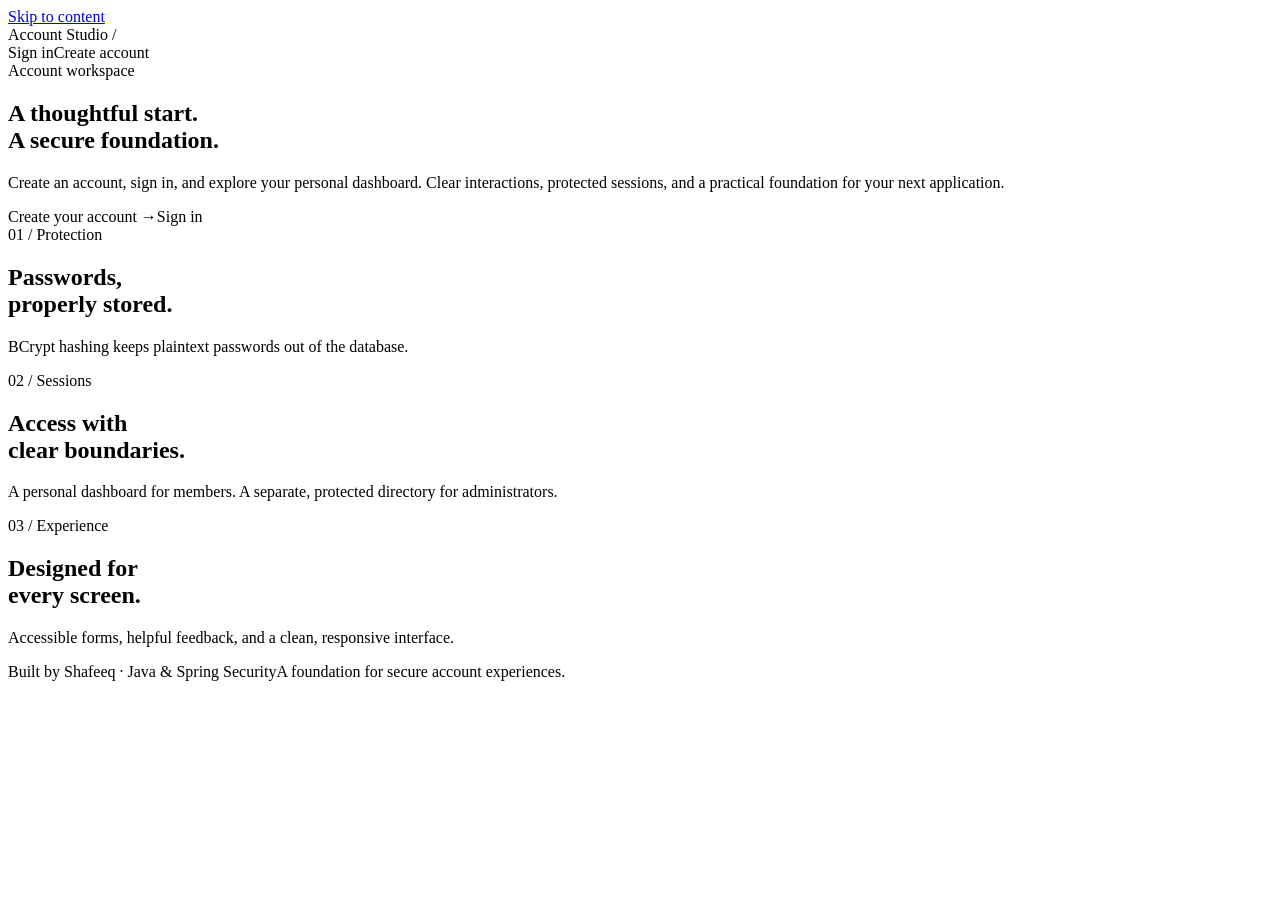
<file: src/main/resources/templates/index.html>
<!doctype html>
<html lang="en" xmlns:th="http://www.thymeleaf.org">
  <head>
    <meta charset="utf-8" />
    <meta name="viewport" content="width=device-width,initial-scale=1" />
    <title>Welcome · Account Studio</title>
    <link rel="stylesheet" th:href="@{/styles.css}" />
  </head>
  <body>
    <a class="skip" href="#main">Skip to content</a>
    <header>
      <nav class="wrap">
        <a class="brand" th:href="@{/}">Account Studio<span> /</span></a>
        <div class="links">
          <a th:href="@{/login}">Sign in</a><a th:href="@{/register}">Create account</a>
        </div>
      </nav>
    </header>
    <main id="main" class="wrap">
      <section class="hero">
        <span class="eyebrow">Account workspace</span>
        <h1>A thoughtful start.<br />A secure foundation.</h1>
        <p class="lead">
          Create an account, sign in, and explore your personal dashboard. Clear interactions,
          protected sessions, and a practical foundation for your next application.
        </p>
        <div class="actions">
          <a class="button" th:href="@{/register}">Create your account →</a
          ><a class="button secondary" th:href="@{/login}">Sign in</a>
        </div>
      </section>
      <section class="section grid three">
        <article class="card">
          <span class="eyebrow">01 / Protection</span>
          <h2>Passwords,<br />properly stored.</h2>
          <p class="muted">BCrypt hashing keeps plaintext passwords out of the database.</p>
        </article>
        <article class="card">
          <span class="eyebrow">02 / Sessions</span>
          <h2>Access with<br />clear boundaries.</h2>
          <p class="muted">
            A personal dashboard for members. A separate, protected directory for administrators.
          </p>
        </article>
        <article class="card">
          <span class="eyebrow">03 / Experience</span>
          <h2>Designed for<br />every screen.</h2>
          <p class="muted">
            Accessible forms, helpful feedback, and a clean, responsive interface.
          </p>
        </article>
      </section>
    </main>
    <footer>
      <div class="wrap">
        <span>Built by Shafeeq · Java & Spring Security</span
        ><span>A foundation for secure account experiences.</span>
      </div>
    </footer>
  </body>
</html>
</file>
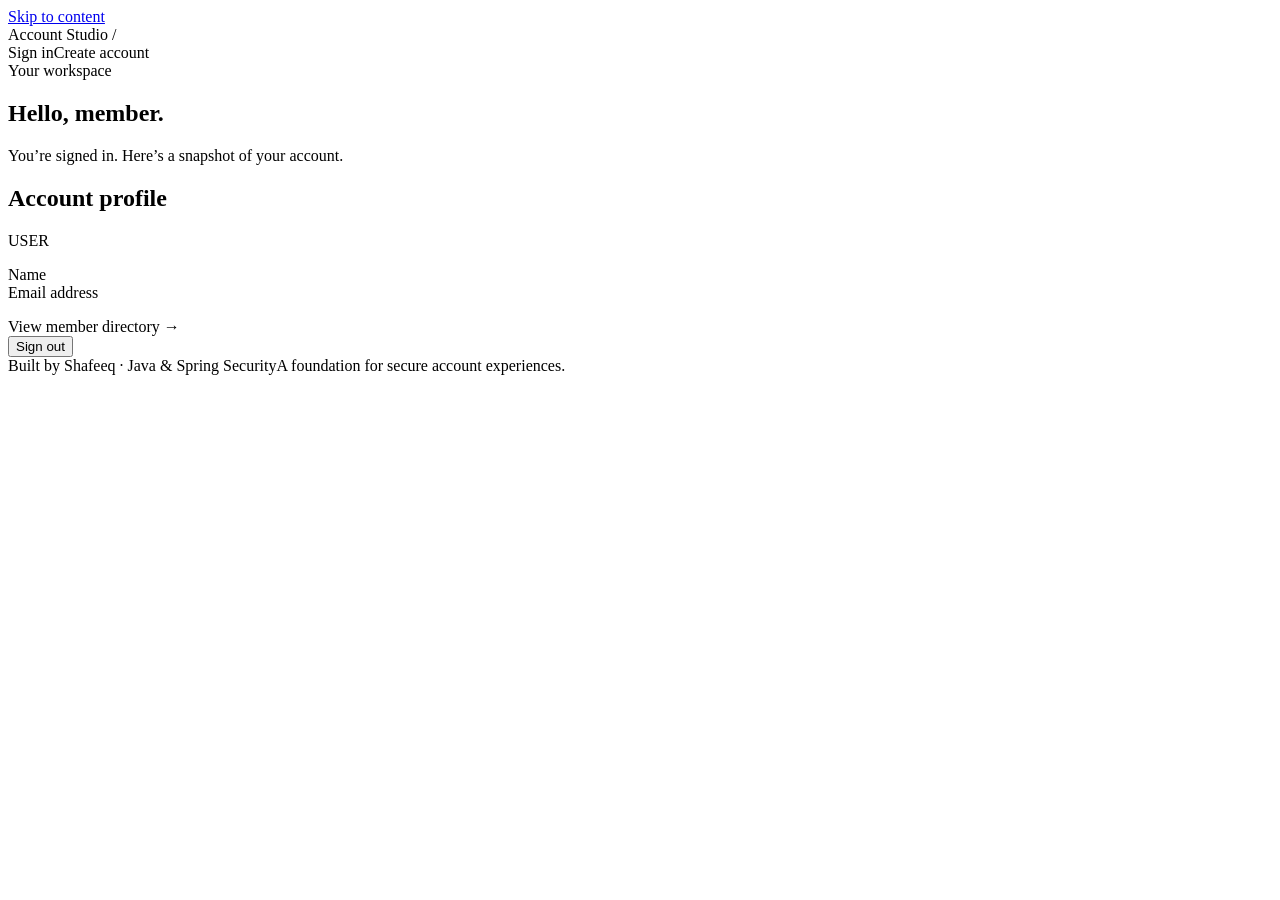
<file: src/main/resources/templates/dashboard.html>
<!doctype html>
<html lang="en" xmlns:th="http://www.thymeleaf.org">
  <head>
    <meta charset="utf-8" />
    <meta name="viewport" content="width=device-width,initial-scale=1" />
    <title>Your dashboard · Account Studio</title>
    <link rel="stylesheet" th:href="@{/styles.css}" />
  </head>
  <body>
    <a class="skip" href="#main">Skip to content</a>
    <header>
      <nav class="wrap">
        <a class="brand" th:href="@{/}">Account Studio<span> /</span></a>
        <div class="links">
          <a th:href="@{/login}">Sign in</a><a th:href="@{/register}">Create account</a>
        </div>
      </nav>
    </header>
    <main id="main" class="wrap">
      <section class="hero">
        <span class="eyebrow">Your workspace</span>
        <h1>Hello, <span th:text="${profile.firstName}">member</span>.</h1>
        <p class="lead">You’re signed in. Here’s a snapshot of your account.</p>
      </section>
      <section class="section card">
        <div class="section-title">
          <h2>Account profile</h2>
          <span class="badge" th:text="${profile.role}">USER</span>
        </div>
        <dl class="profile-grid">
          <div>
            <dt>Name</dt>
            <dd>
              <span th:text="${profile.firstName}"></span>
              <span th:text="${profile.lastName}"></span>
            </dd>
          </div>
          <div>
            <dt>Email address</dt>
            <dd th:text="${profile.email}"></dd>
          </div>
        </dl>
        <div class="actions">
          <a class="button secondary" th:if="${profile.role == 'ADMIN'}" th:href="@{/users}"
            >View member directory →</a
          >
          <form method="post" th:action="@{/logout}"><button type="submit">Sign out</button></form>
        </div>
      </section>
    </main>
    <footer>
      <div class="wrap">
        <span>Built by Shafeeq · Java & Spring Security</span
        ><span>A foundation for secure account experiences.</span>
      </div>
    </footer>
  </body>
</html>
</file>
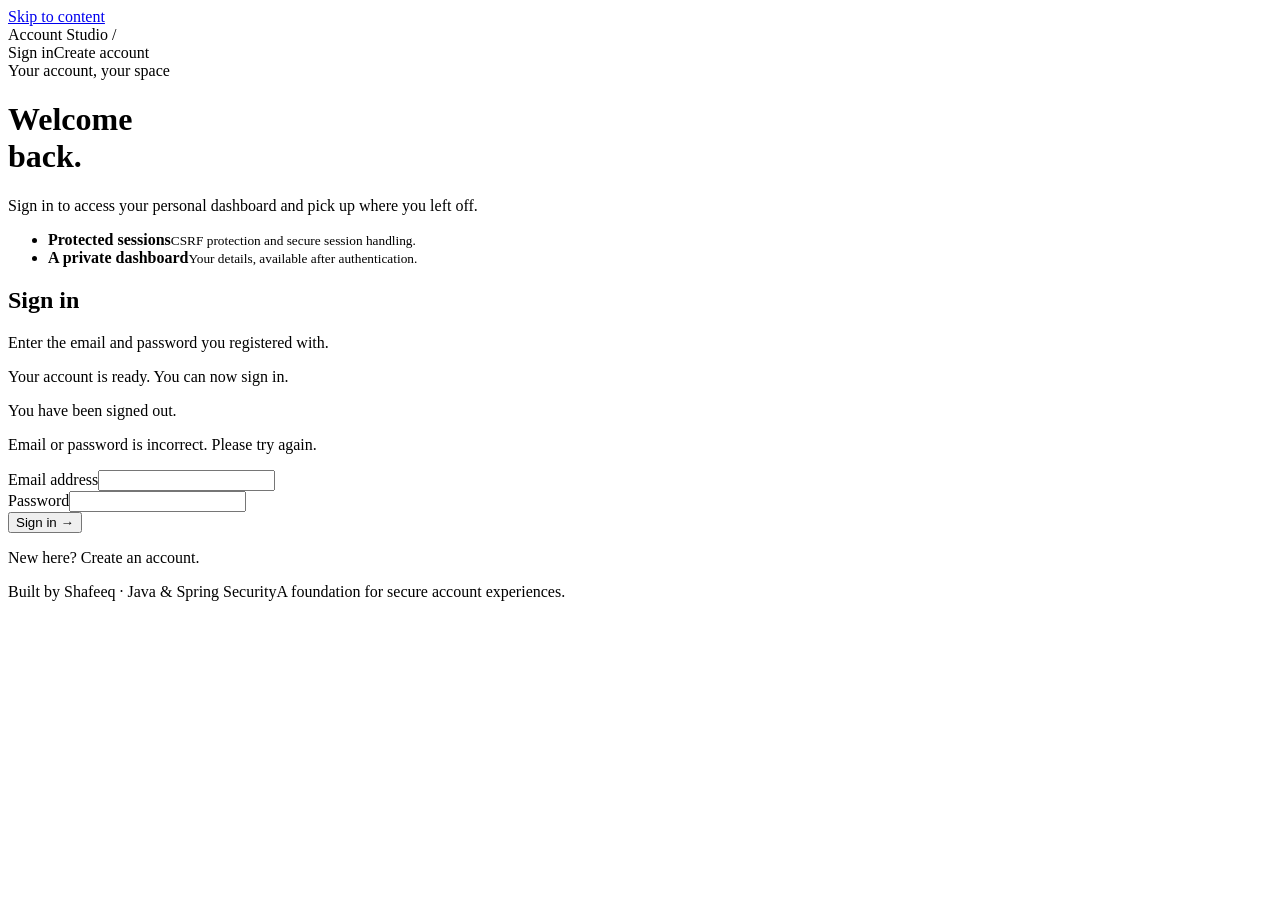
<file: src/main/resources/templates/login.html>
<!doctype html>
<html lang="en" xmlns:th="http://www.thymeleaf.org">
  <head>
    <meta charset="utf-8" />
    <meta name="viewport" content="width=device-width,initial-scale=1" />
    <title>Sign in · Account Studio</title>
    <link rel="stylesheet" th:href="@{/styles.css}" />
  </head>
  <body>
    <a class="skip" href="#main">Skip to content</a>
    <header>
      <nav class="wrap">
        <a class="brand" th:href="@{/}">Account Studio<span> /</span></a>
        <div class="links">
          <a th:href="@{/login}">Sign in</a><a th:href="@{/register}">Create account</a>
        </div>
      </nav>
    </header>
    <main id="main" class="wrap">
      <div class="auth-layout">
        <div class="auth-intro">
          <span class="eyebrow">Your account, your space</span>
          <h1>Welcome<br />back.</h1>
          <p class="lead">
            Sign in to access your personal dashboard and pick up where you left off.
          </p>
          <ul class="features">
            <li>
              <strong>Protected sessions</strong
              ><small>CSRF protection and secure session handling.</small>
            </li>
            <li>
              <strong>A private dashboard</strong
              ><small>Your details, available after authentication.</small>
            </li>
          </ul>
        </div>
        <section class="card auth-card">
          <h2>Sign in</h2>
          <p class="muted">Enter the email and password you registered with.</p>
          <p class="notice" th:if="${param.registered}" role="status">
            Your account is ready. You can now sign in.
          </p>
          <p class="notice" th:if="${param.logout}" role="status">You have been signed out.</p>
          <p class="error" th:if="${param.error}" role="alert">
            Email or password is incorrect. Please try again.
          </p>
          <form method="post" th:action="@{/login}">
            <div class="field">
              <label for="email">Email address</label
              ><input
                type="email"
                id="email"
                name="email"
                autocomplete="username"
                maxlength="254"
                required
              />
            </div>
            <div class="field">
              <label for="password">Password</label
              ><input
                type="password"
                id="password"
                name="password"
                autocomplete="current-password"
                required
              />
            </div>
            <button type="submit">Sign in →</button>
          </form>
          <p class="muted">New here? <a th:href="@{/register}">Create an account</a>.</p>
        </section>
      </div>
    </main>
    <footer>
      <div class="wrap">
        <span>Built by Shafeeq · Java & Spring Security</span
        ><span>A foundation for secure account experiences.</span>
      </div>
    </footer>
  </body>
</html>
</file>
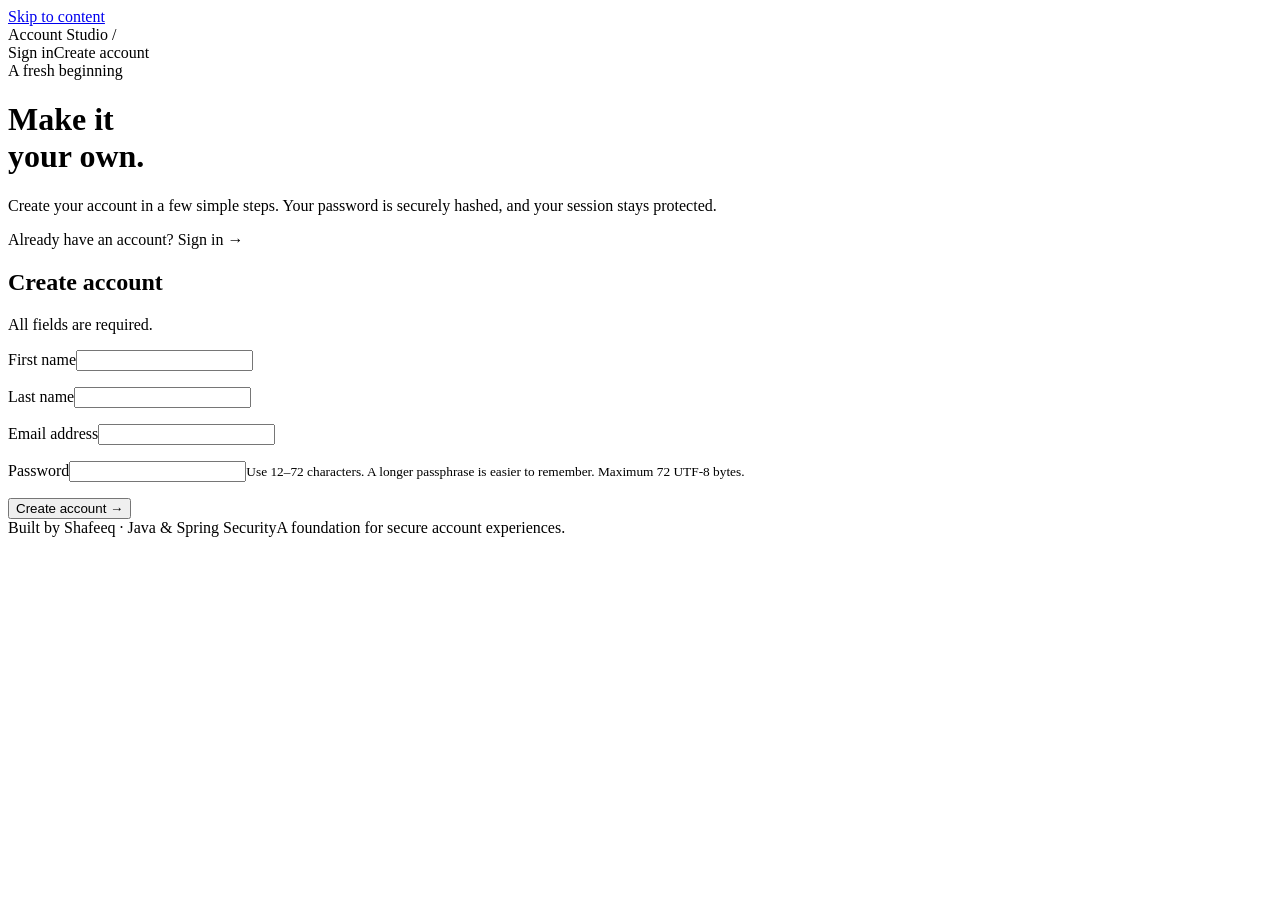
<file: src/main/resources/templates/register.html>
<!doctype html>
<html lang="en" xmlns:th="http://www.thymeleaf.org">
  <head>
    <meta charset="utf-8" />
    <meta name="viewport" content="width=device-width,initial-scale=1" />
    <title>Create account · Account Studio</title>
    <link rel="stylesheet" th:href="@{/styles.css}" />
  </head>
  <body>
    <a class="skip" href="#main">Skip to content</a>
    <header>
      <nav class="wrap">
        <a class="brand" th:href="@{/}">Account Studio<span> /</span></a>
        <div class="links">
          <a th:href="@{/login}">Sign in</a><a th:href="@{/register}">Create account</a>
        </div>
      </nav>
    </header>
    <main id="main" class="wrap">
      <div class="auth-layout">
        <div class="auth-intro">
          <span class="eyebrow">A fresh beginning</span>
          <h1>Make it<br />your own.</h1>
          <p class="lead">
            Create your account in a few simple steps. Your password is securely hashed, and your
            session stays protected.
          </p>
          <p class="muted">Already have an account? <a th:href="@{/login}">Sign in →</a></p>
        </div>
        <section class="card auth-card">
          <h2>Create account</h2>
          <p class="muted">All fields are required.</p>
          <form method="post" th:action="@{/register/save}" th:object="${user}">
            <div class="field-row">
              <div class="field">
                <label for="firstName">First name</label
                ><input
                  id="firstName"
                  th:field="*{firstName}"
                  autocomplete="given-name"
                  maxlength="100"
                  required
                />
                <p class="inline-error" th:errors="*{firstName}"></p>
              </div>
              <div class="field">
                <label for="lastName">Last name</label
                ><input
                  id="lastName"
                  th:field="*{lastName}"
                  autocomplete="family-name"
                  maxlength="100"
                  required
                />
                <p class="inline-error" th:errors="*{lastName}"></p>
              </div>
            </div>
            <div class="field">
              <label for="email">Email address</label
              ><input
                id="email"
                type="email"
                th:field="*{email}"
                autocomplete="email"
                maxlength="254"
                required
              />
              <p class="inline-error" th:errors="*{email}"></p>
            </div>
            <div class="field">
              <label for="password">Password</label
              ><input
                id="password"
                type="password"
                name="password"
                autocomplete="new-password"
                minlength="12"
                maxlength="72"
                aria-describedby="password-hint"
                required
              /><small id="password-hint"
                >Use 12–72 characters. A longer passphrase is easier to remember. Maximum 72 UTF-8
                bytes.</small
              >
              <p class="inline-error" th:errors="*{password}"></p>
              <p class="inline-error" th:errors="*{passwordWithinByteLimit}"></p>
            </div>
            <button type="submit">Create account →</button>
          </form>
        </section>
      </div>
    </main>
    <footer>
      <div class="wrap">
        <span>Built by Shafeeq · Java & Spring Security</span
        ><span>A foundation for secure account experiences.</span>
      </div>
    </footer>
  </body>
</html>
</file>
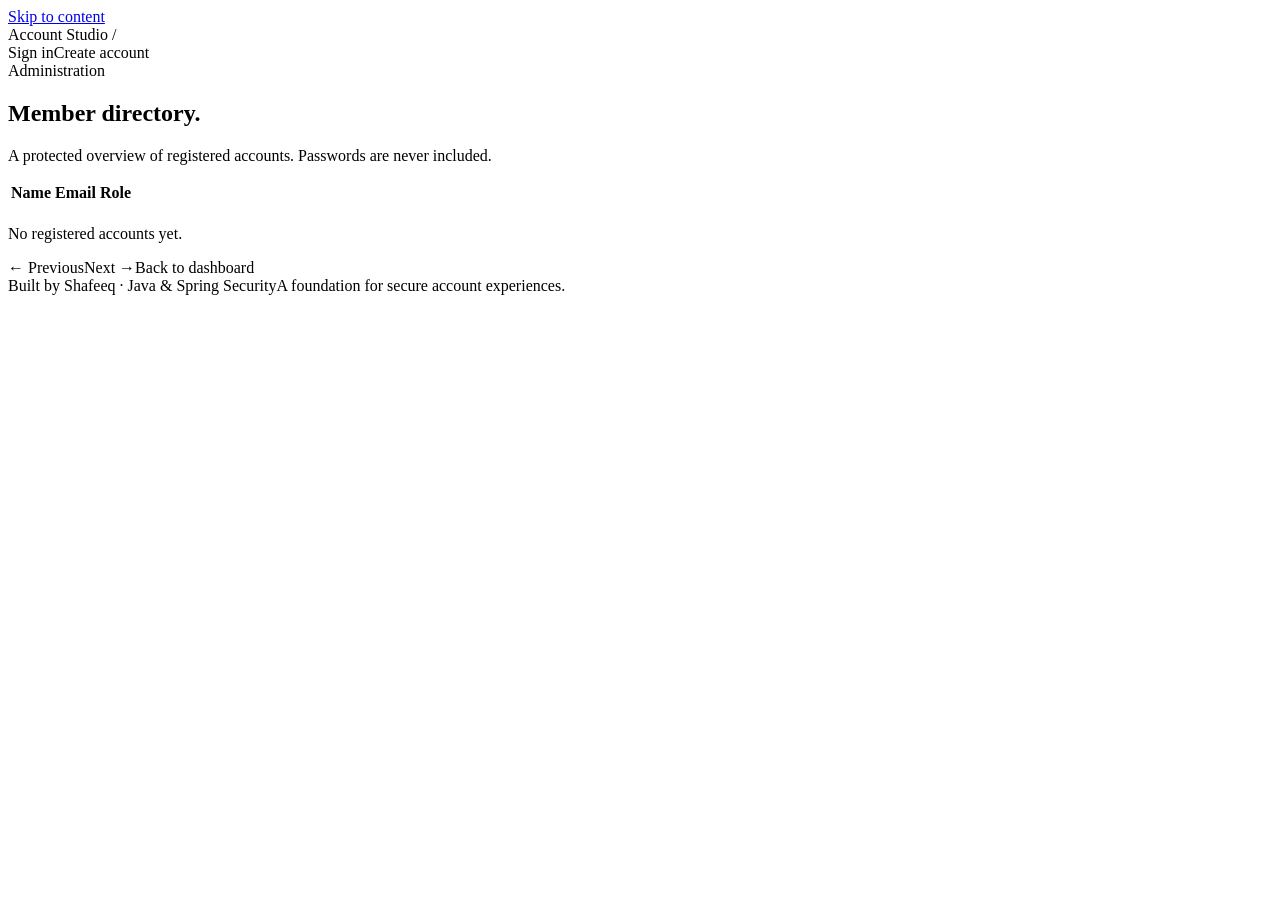
<file: src/main/resources/templates/users.html>
<!doctype html>
<html lang="en" xmlns:th="http://www.thymeleaf.org">
  <head>
    <meta charset="utf-8" />
    <meta name="viewport" content="width=device-width,initial-scale=1" />
    <title>Member directory · Account Studio</title>
    <link rel="stylesheet" th:href="@{/styles.css}" />
  </head>
  <body>
    <a class="skip" href="#main">Skip to content</a>
    <header>
      <nav class="wrap">
        <a class="brand" th:href="@{/}">Account Studio<span> /</span></a>
        <div class="links">
          <a th:href="@{/login}">Sign in</a><a th:href="@{/register}">Create account</a>
        </div>
      </nav>
    </header>
    <main id="main" class="wrap">
      <section class="hero">
        <span class="eyebrow">Administration</span>
        <h1>Member directory.</h1>
        <p class="lead">
          A protected overview of registered accounts. Passwords are never included.
        </p>
      </section>
      <section class="section card">
        <div class="table-wrap">
          <table>
            <thead>
              <tr>
                <th>Name</th>
                <th>Email</th>
                <th>Role</th>
              </tr>
            </thead>
            <tbody>
              <tr th:each="user : ${users.content}">
                <td>
                  <span th:text="${user.firstName}"></span> <span th:text="${user.lastName}"></span>
                </td>
                <td th:text="${user.email}"></td>
                <td th:text="${user.role}"></td>
              </tr>
            </tbody>
          </table>
        </div>
        <p th:if="${users.empty}" class="muted">No registered accounts yet.</p>
        <div class="actions">
          <a
            class="button secondary"
            th:if="${users.hasPrevious()}"
            th:href="@{/users(page=${users.number - 1})}"
            >← Previous</a
          ><a
            class="button secondary"
            th:if="${users.hasNext()}"
            th:href="@{/users(page=${users.number + 1})}"
            >Next →</a
          ><a th:href="@{/dashboard}">Back to dashboard</a>
        </div>
      </section>
    </main>
    <footer>
      <div class="wrap">
        <span>Built by Shafeeq · Java & Spring Security</span
        ><span>A foundation for secure account experiences.</span>
      </div>
    </footer>
  </body>
</html>
</file>
